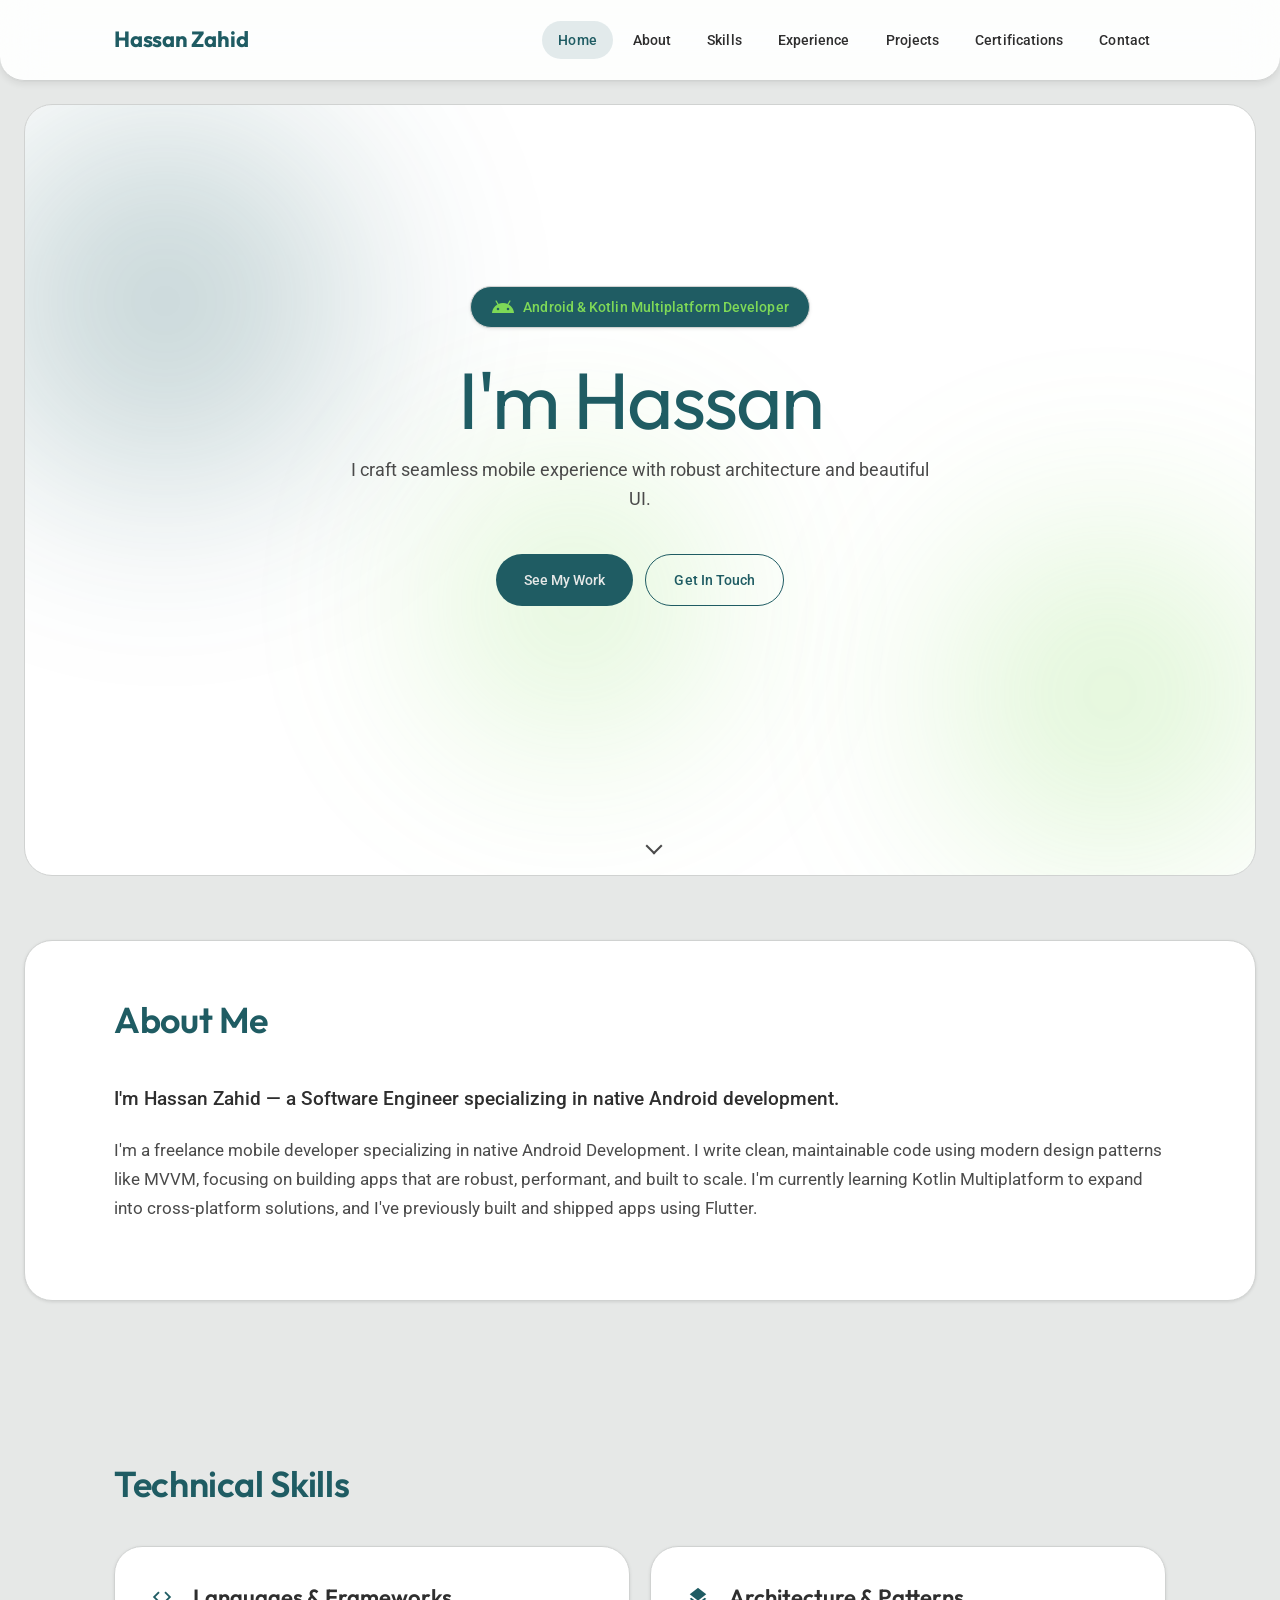
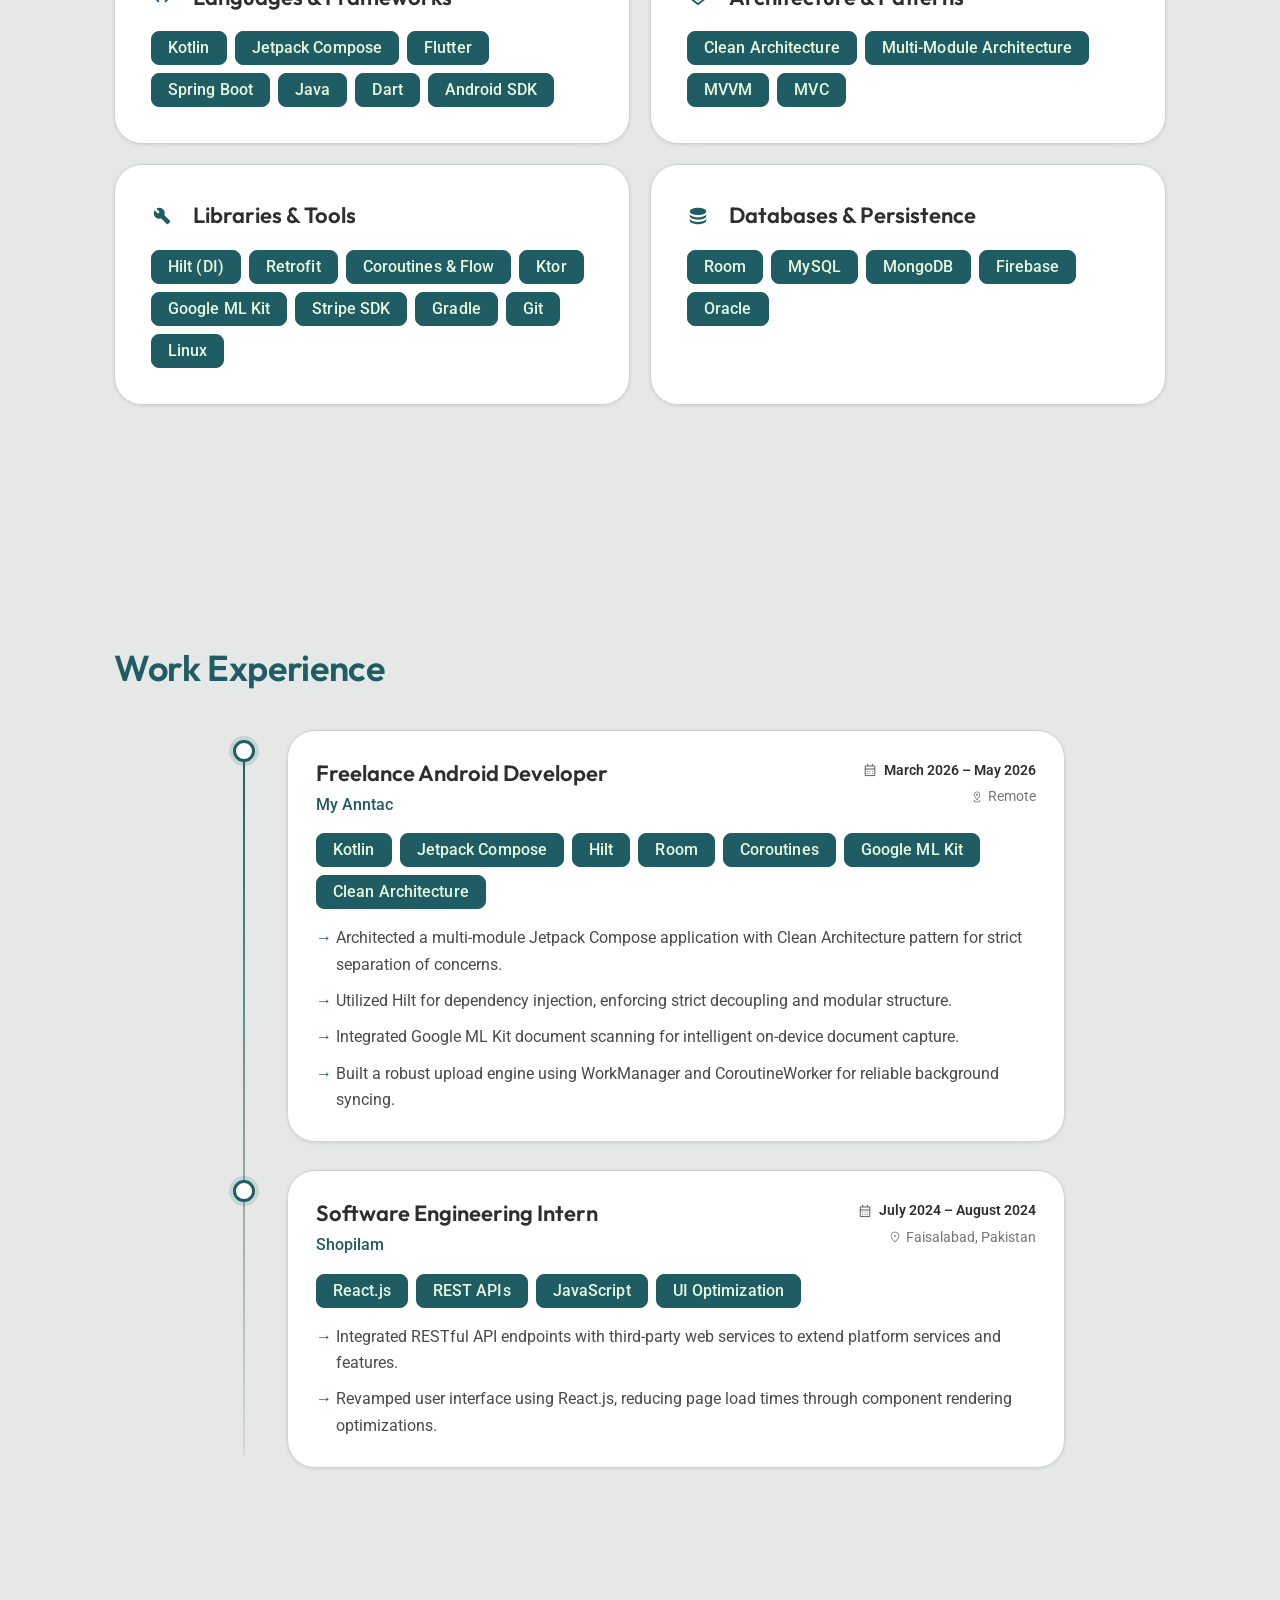
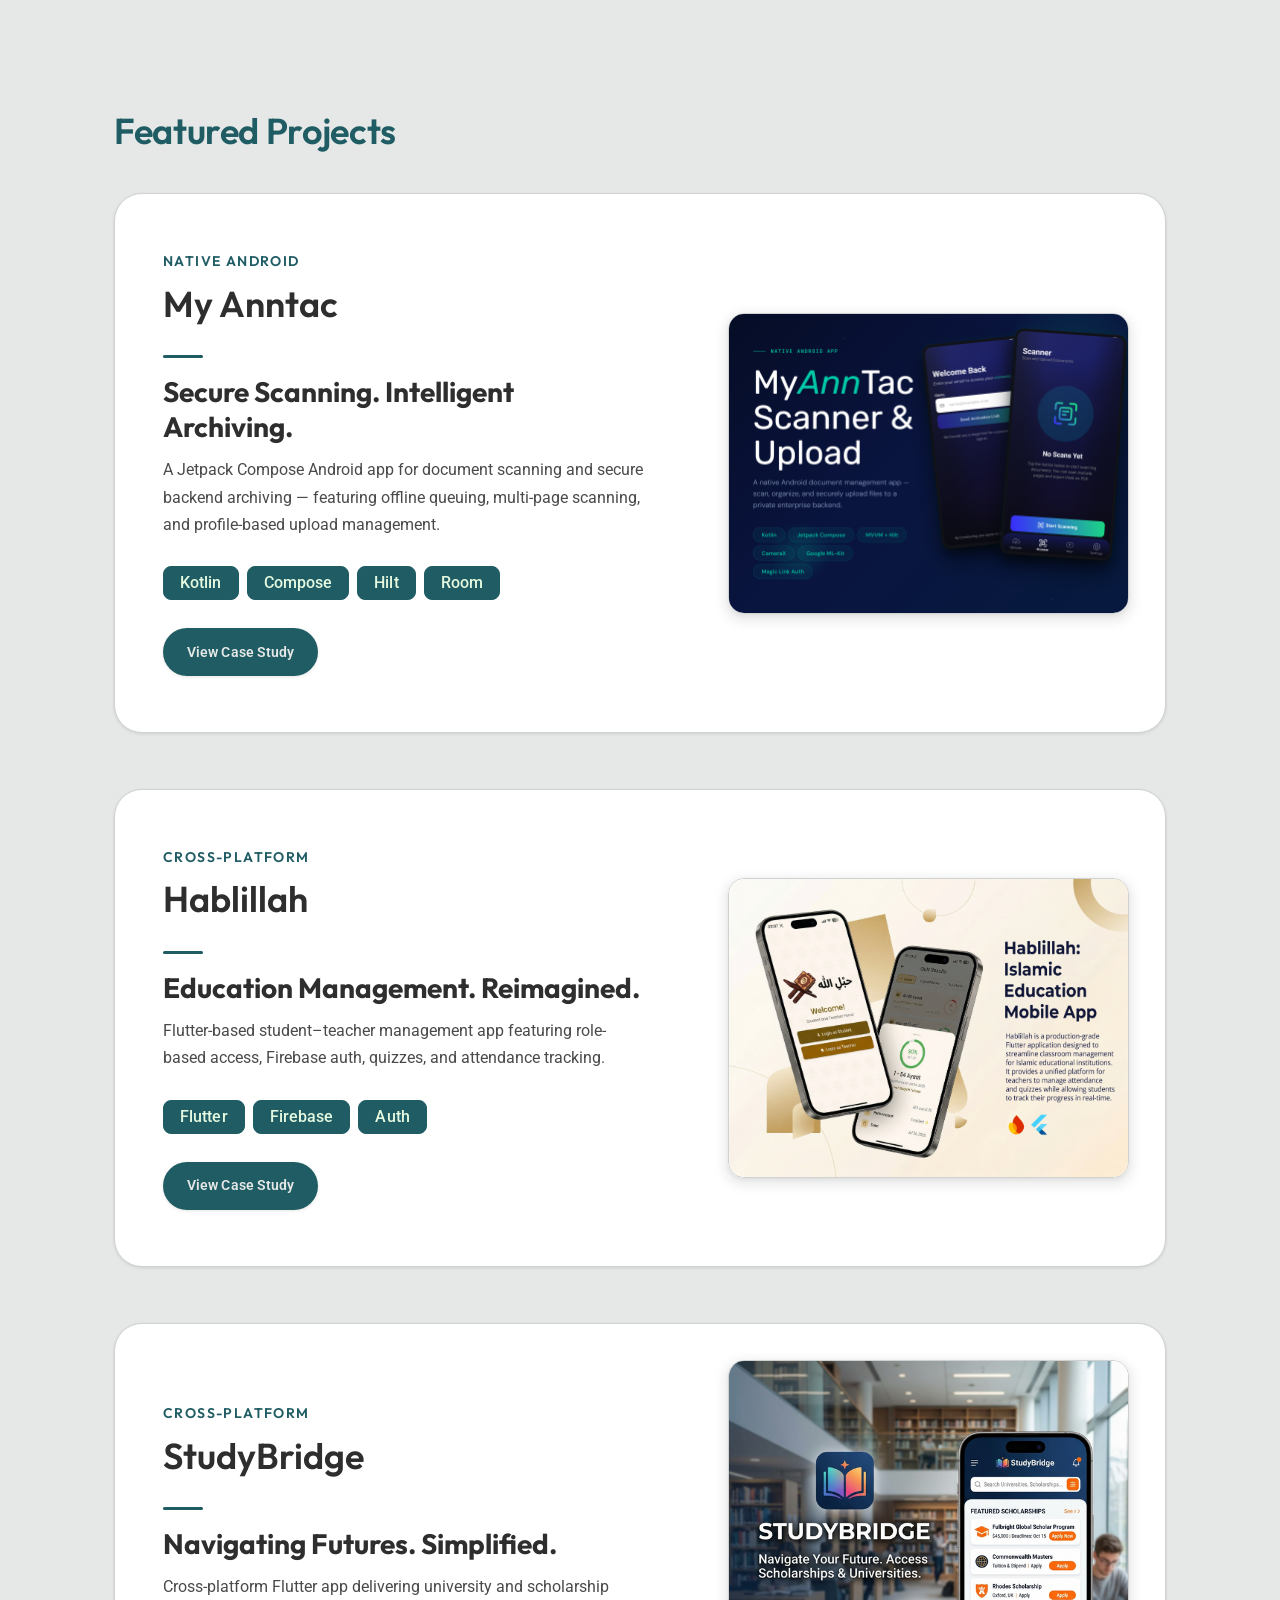
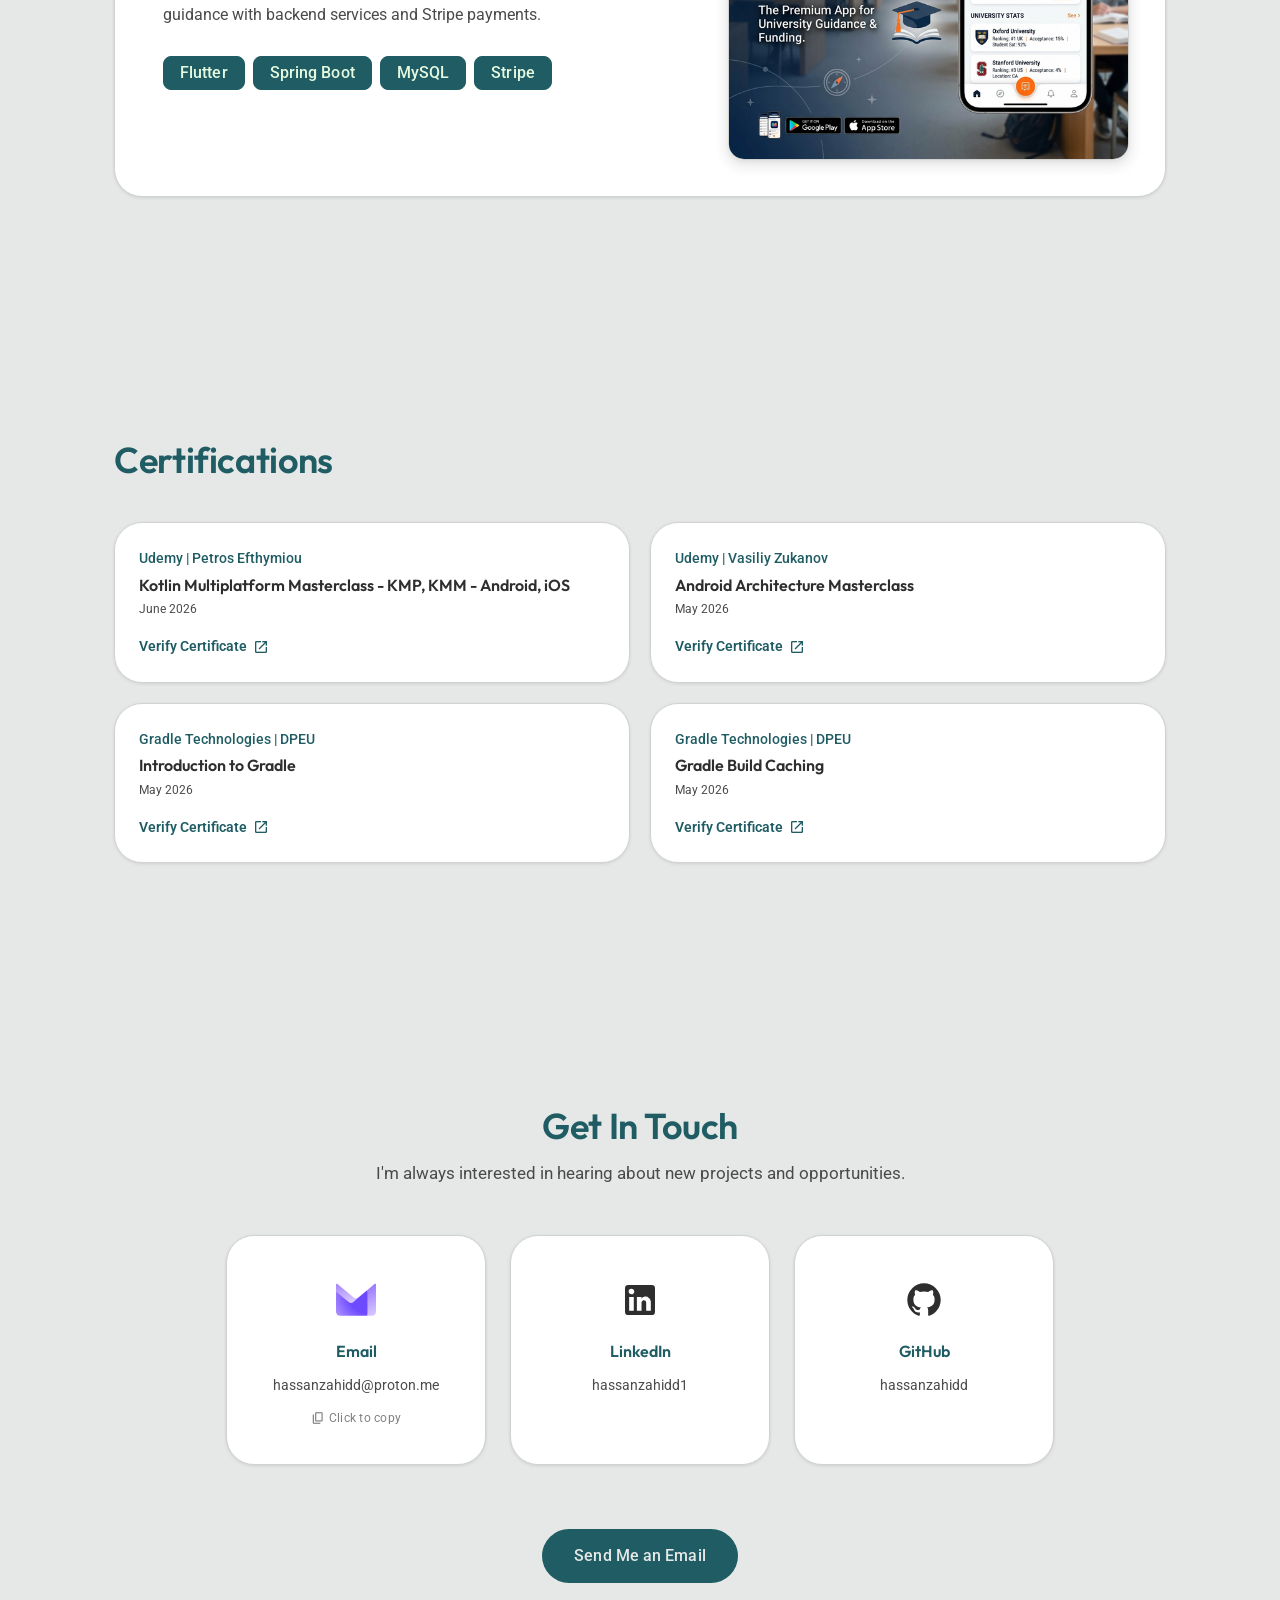
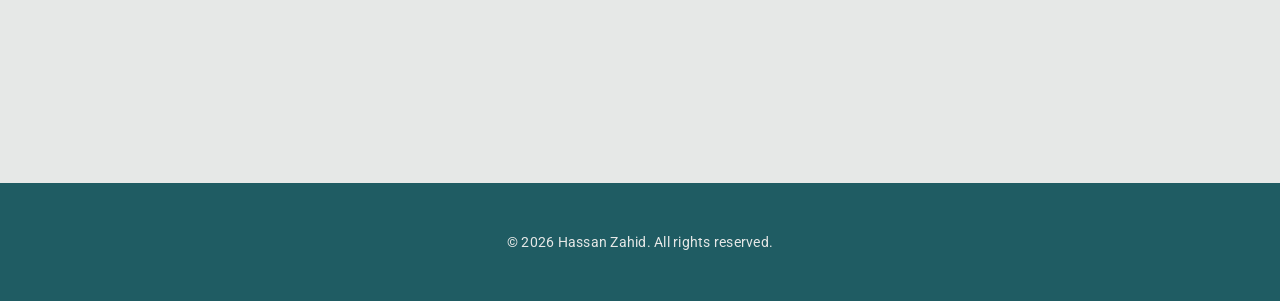
<file: index.html>
<!DOCTYPE html>
<html lang="en">

<head>
  <meta charset="UTF-8">
  <meta name="viewport" content="width=device-width, initial-scale=1.0, maximum-scale=1.0, user-scalable=no">
  <meta name="format-detection" content="telephone=no">
  <title>Hassan Zahid | Software Engineer</title>
  <link rel="stylesheet" href="css/main.css">
  <link
    href="https://fonts.googleapis.com/css2?family=Roboto:wght@400;500;700&family=Outfit:wght@400;600;700&display=swap"
    rel="stylesheet">
  <link rel="stylesheet"
    href="https://fonts.googleapis.com/css2?family=Material+Symbols+Outlined:opsz,wght,FILL,GRAD@24,400,0,0">
</head>

<body>
  <header>
    <nav class="navbar">
      <div class="container nav-container">
        <a href="#home" class="logo">Hassan Zahid</a>
        <div class="menu-toggle" id="mobile-menu">
          <span class="bar"></span>
          <span class="bar"></span>
          <span class="bar"></span>
        </div>
        <ul class="nav-menu">
          <li><a href="#home" class="nav-link">Home</a></li>
          <li><a href="#about" class="nav-link">About</a></li>
          <li><a href="#skills" class="nav-link">Skills</a></li>
          <li><a href="#experience" class="nav-link">Experience</a></li>
          <li><a href="#projects" class="nav-link">Projects</a></li>
          <li><a href="#certifications" class="nav-link">Certifications</a></li>
          <li><a href="#contact" class="nav-link">Contact</a></li>
        </ul>
      </div>
    </nav>
  </header>

  <section id="home" class="hero reveal">
    <div class="bg-canvas">
      <div class="bg-orb orb-1"></div>
      <div class="bg-orb orb-2"></div>
      <div class="bg-orb orb-3"></div>
    </div>
    <div class="hero-bg-overlay"></div>
    <div class="container">
      <div class="hero-content">
        <div class="hero-badge fade-in">
          <span class="material-symbols-outlined">android</span>
          <span>Android &amp; Kotlin Multiplatform Developer</span>
        </div>
        <h1 class="fade-in">I'm <span class="text-gradient">Hassan</span></h1>
        <p class="description fade-in">I craft seamless mobile experience with robust architecture and beautiful UI.</p>
        <div class="hero-buttons fade-in">
          <a href="#projects" class="btn btn-primary">See My Work</a>
          <a href="#contact" class="btn btn-secondary">Get In Touch</a>
        </div>
      </div>
    </div>
    <div class="scroll-indicator fade-in" aria-hidden="true">
      <div class="arrow"></div>
    </div>
  </section>

  <section id="about" class="about reveal">
    <div class="container">
      <h2>About Me</h2>
      <div class="about-content">
        <div class="about-text">
          <p>I'm Hassan Zahid — a Software Engineer specializing in native Android development.</p>
          <p>I'm a freelance mobile developer specializing in native Android Development. I write clean, maintainable code using modern design patterns like MVVM, focusing on building apps that are robust, performant, and built to scale. I'm currently learning Kotlin Multiplatform to expand into cross-platform solutions, and I've previously built and shipped apps using Flutter.</p>
        </div>
      </div>
    </div>
  </section>

  <section id="skills" class="skills reveal">
    <div class="container">
      <h2>Technical Skills</h2>
      <div class="skills-categories bento-grid">
        <div class="skill-category spotlight-card reveal">
          <h3><span class="material-symbols-outlined" style="margin-right:8px;vertical-align:middle;color:var(--md-sys-color-primary);">code</span>Languages & Frameworks</h3>
          <div class="skills-list">
            <span class="skill-tag">Kotlin</span>
            <span class="skill-tag">Jetpack Compose</span>
            <span class="skill-tag">Flutter</span>
            <span class="skill-tag">Spring Boot</span>
            <span class="skill-tag">Java</span>
            <span class="skill-tag">Dart</span>
            <span class="skill-tag">Android SDK</span>
          </div>
        </div>

        <div class="skill-category spotlight-card reveal">
          <h3><span class="material-symbols-outlined" style="margin-right:8px;vertical-align:middle;color:var(--md-sys-color-primary);">layers</span>Architecture & Patterns</h3>
          <div class="skills-list">
            <span class="skill-tag">Clean Architecture</span>
            <span class="skill-tag">Multi-Module Architecture</span>
            <span class="skill-tag">MVVM</span>
            <span class="skill-tag">MVC</span>
          </div>
        </div>

        <div class="skill-category spotlight-card reveal">
          <h3><span class="material-symbols-outlined" style="margin-right:8px;vertical-align:middle;color:var(--md-sys-color-primary);">build</span>Libraries & Tools</h3>
          <div class="skills-list">
            <span class="skill-tag">Hilt (DI)</span>
            <span class="skill-tag">Retrofit</span>
            <span class="skill-tag">Coroutines & Flow</span>
            <span class="skill-tag">Ktor</span>
            <span class="skill-tag">Google ML Kit</span>
            <span class="skill-tag">Stripe SDK</span>
            <span class="skill-tag">Gradle</span>
            <span class="skill-tag">Git</span>
            <span class="skill-tag">Linux</span>
          </div>
        </div>

        <div class="skill-category spotlight-card reveal">
          <h3><span class="material-symbols-outlined" style="margin-right:8px;vertical-align:middle;color:var(--md-sys-color-primary);">database</span>Databases & Persistence</h3>
          <div class="skills-list">
            <span class="skill-tag">Room</span>
            <span class="skill-tag">MySQL</span>
            <span class="skill-tag">MongoDB</span>
            <span class="skill-tag">Firebase</span>
            <span class="skill-tag">Oracle</span>
          </div>
        </div>
      </div>
    </div>
  </section>

  <section id="experience" class="experience reveal">
    <div class="container">
      <h2>Work Experience</h2>
      <div class="experience-timeline">
        
        <div class="experience-item">
          <div class="experience-marker"></div>
          <div class="experience-card glass-card spotlight-card">
            <div class="experience-header">
              <div class="experience-title">
                <h3>Freelance Android Developer</h3>
                <div class="experience-company">My Anntac</div>
              </div>
              <div class="experience-meta">
                <div class="experience-date">
                  <span class="material-symbols-outlined">calendar_month</span> March 2026 – May 2026
                </div>
                <div class="experience-location"><span class="material-symbols-outlined">distance</span> Remote</div>
              </div>
            </div>
            <div class="experience-tech">
              <span class="tech-tag">Kotlin</span>
              <span class="tech-tag">Jetpack Compose</span>
              <span class="tech-tag">Hilt</span>
              <span class="tech-tag">Room</span>
              <span class="tech-tag">Coroutines</span>
              <span class="tech-tag">Google ML Kit</span>
              <span class="tech-tag">Clean Architecture</span>
            </div>
            <ul class="experience-bullets">
              <li>Architected a multi-module Jetpack Compose application with Clean Architecture pattern for strict separation of concerns.</li>
              <li>Utilized Hilt for dependency injection, enforcing strict decoupling and modular structure.</li>
              <li>Integrated Google ML Kit document scanning for intelligent on-device document capture.</li>
              <li>Built a robust upload engine using WorkManager and CoroutineWorker for reliable background syncing.</li>
            </ul>
          </div>
        </div>

        <div class="experience-item">
          <div class="experience-marker"></div>
          <div class="experience-card glass-card spotlight-card">
            <div class="experience-header">
              <div class="experience-title">
                <h3>Software Engineering Intern</h3>
                <div class="experience-company">Shopilam</div>
              </div>
              <div class="experience-meta">
                <div class="experience-date">
                  <span class="material-symbols-outlined">calendar_month</span> July 2024 – August 2024
                </div>
                <div class="experience-location"><span class="material-symbols-outlined">location_on</span> Faisalabad, Pakistan</div>
              </div>
            </div>
            <div class="experience-tech">
              <span class="tech-tag">React.js</span>
              <span class="tech-tag">REST APIs</span>
              <span class="tech-tag">JavaScript</span>
              <span class="tech-tag">UI Optimization</span>
            </div>
            <ul class="experience-bullets">
              <li>Integrated RESTful API endpoints with third-party web services to extend platform services and features.</li>
              <li>Revamped user interface using React.js, reducing page load times through component rendering optimizations.</li>
            </ul>
          </div>
        </div>

      </div>
    </div>
  </section>

  <section id="projects" class="projects reveal">
    <div class="container">
      <h2>Featured Projects</h2>
      <div class="projects-grid">
        <div class="project-card">
          <div class="project-content">
            <div class="project-accent-title">Native Android</div>
            <div class="project-header">
              <h3>My Anntac</h3>
            </div>
            <div class="project-divider"></div>
            <p class="project-tagline">Secure Scanning. Intelligent Archiving.</p>
            <p class="project-description">A Jetpack Compose Android app for document scanning and secure backend
              archiving — featuring offline queuing, multi-page scanning, and profile-based upload management.</p>
            <div class="project-tech">
              <span class="tech-tag">Kotlin</span>
              <span class="tech-tag">Compose</span>
              <span class="tech-tag">Hilt</span>
              <span class="tech-tag">Room</span>
            </div>
            <a href="project-myanntac.html" class="btn btn-card-action">View Case Study</a>
          </div>
          <div class="project-visual">
            <img src="assets/images/my-anntac-banner.png" alt="My Anntac Project">
          </div>
        </div>

        <div class="project-card">
          <div class="project-content">
            <div class="project-accent-title">Cross-Platform</div>
            <div class="project-header">
              <h3>Hablillah</h3>
            </div>
            <div class="project-divider"></div>
            <p class="project-tagline">Education Management. Reimagined.</p>
            <p class="project-description">Flutter-based student–teacher management app featuring role-based access,
              Firebase auth, quizzes, and attendance tracking.</p>
            <div class="project-tech">
              <span class="tech-tag">Flutter</span>
              <span class="tech-tag">Firebase</span>
              <span class="tech-tag">Auth</span>
            </div>
            <a href="project-Hablillah.html" class="btn btn-card-action">View Case Study</a>
          </div>
          <div class="project-visual">
            <img src="assets/images/Hablillah-banner.png" alt="Hablillah Project">
          </div>
        </div>

        <div class="project-card">
          <div class="project-content">
            <div class="project-accent-title">Cross-Platform</div>
            <div class="project-header">
              <h3>StudyBridge</h3>
            </div>
            <div class="project-divider"></div>
            <p class="project-tagline">Navigating Futures. Simplified.</p>
            <p class="project-description">Cross-platform Flutter app delivering university and scholarship guidance
              with
              backend services and Stripe payments.</p>
            <div class="project-tech">
              <span class="tech-tag">Flutter</span>
              <span class="tech-tag">Spring Boot</span>
              <span class="tech-tag">MySQL</span>
              <span class="tech-tag">Stripe</span>
            </div>
          </div>
          <div class="project-visual">
            <img src="assets/images/studybridge-banner.png" alt="StudyBridge Project">
          </div>
        </div>
      </div>
    </div>
  </section>

  <section id="certifications" class="certifications reveal">
    <div class="container">
      <h2>Certifications</h2>
      <div class="certifications-grid">
        
        <a href="https://ude.my/UC-30c5b756-e4f0-44db-8f30-b88f6647b90a/" target="_blank" class="certification-card glass-card spotlight-card">
          <div>
                        <div class="certification-info">
              <div class="certification-provider">Udemy | Petros Efthymiou</div>
              <h4>Kotlin Multiplatform Masterclass - KMP, KMM - Android, iOS</h4>
              <div class="certification-date">June 2026</div>
            </div>
          </div>
          <div class="certification-link-text">
            Verify Certificate <span class="material-symbols-outlined" style="font-size: 16px;">open_in_new</span>
          </div>
        </a>

        <a href="https://ude.my/UC-03786ad5-7e13-45de-b30a-d31f22296bf5" target="_blank" class="certification-card glass-card spotlight-card">
          <div>
                        <div class="certification-info">
              <div class="certification-provider">Udemy | Vasiliy Zukanov</div>
              <h4>Android Architecture Masterclass</h4>
              <div class="certification-date">May 2026</div>
            </div>
          </div>
          <div class="certification-link-text">
            Verify Certificate <span class="material-symbols-outlined" style="font-size: 16px;">open_in_new</span>
          </div>
        </a>

        <a href="https://dpeuniversity.gradle.com/app/certificate/ffa86212-56ca-46d1-9e7f-96965ec2684e" target="_blank" class="certification-card glass-card spotlight-card">
          <div>
                        <div class="certification-info">
              <div class="certification-provider">Gradle Technologies | DPEU</div>
              <h4>Introduction to Gradle</h4>
              <div class="certification-date">May 2026</div>
            </div>
          </div>
          <div class="certification-link-text">
            Verify Certificate <span class="material-symbols-outlined" style="font-size: 16px;">open_in_new</span>
          </div>
        </a>

        <a href="https://dpeuniversity.gradle.com/app/certificate/c882884a-7a35-42d9-ba08-24541e7ba05f" target="_blank" class="certification-card glass-card spotlight-card">
          <div>
                        <div class="certification-info">
              <div class="certification-provider">Gradle Technologies | DPEU</div>
              <h4>Gradle Build Caching</h4>
              <div class="certification-date">May 2026</div>
            </div>
          </div>
          <div class="certification-link-text">
            Verify Certificate <span class="material-symbols-outlined" style="font-size: 16px;">open_in_new</span>
          </div>
        </a>

      </div>
    </div>
  </section>

  <section id="contact" class="contact reveal">
    <div class="container">
      <div class="contact-header">
        <h2>Get In Touch</h2>
        <p>I'm always interested in hearing about new projects and opportunities.</p>
      </div>
      <div class="contact-grid">
        <div id="email-copy-card" class="contact-card spotlight-card reveal" role="button" tabindex="0" aria-label="Copy email address" title="Click to copy email">
          <div class="contact-card-icon">
            <img src="assets/images/protonMail.svg" alt="Proton Mail" class="brand-icon">
          </div>
          <h4>Email</h4>
          <p>hassanzahidd@proton.me</p>
          <span class="copy-hint"><span class="material-symbols-outlined" style="font-size:14px;vertical-align:middle;">content_copy</span> Click to copy</span>
        </div>
        <a href="https://www.linkedin.com/in/hassanzahidd1" target="_blank" class="contact-card linkedin spotlight-card">
          <div class="contact-card-icon">
            <svg viewBox="0 0 24 24" width="28" height="28" fill="currentColor">
              <path d="M19 3a2 2 0 0 1 2 2v14a2 2 0 0 1-2 2H5a2 2 0 0 1-2-2V5a2 2 0 0 1 2-2h14m-.5 15.5v-5.3a3.26 3.26 0 0 0-3.26-3.26c-.85 0-1.84.52-2.32 1.3v-1.11h-2.79v8.37h2.79v-4.93c0-.77.62-1.4 1.39-1.4a1.4 1.4 0 0 1 1.4 1.4v4.93h2.79M6.88 8.56a1.68 1.68 0 0 0 1.68-1.68c0-.93-.75-1.69-1.68-1.69a1.69 1.69 0 0 0-1.69 1.69c0 .93.76 1.68 1.69 1.68m1.39 9.94v-8.37H5.5v8.37h2.77z"/>
            </svg>
          </div>
          <h4>LinkedIn</h4>
          <p>hassanzahidd1</p>
        </a>
        <a href="https://github.com/hassanzahidd" target="_blank" class="contact-card github spotlight-card">
          <div class="contact-card-icon">
            <svg viewBox="0 0 24 24" width="28" height="28" fill="currentColor">
              <path d="M12 2A10 10 0 0 0 2 12c0 4.42 2.87 8.17 6.84 9.5.5.08.66-.23.66-.5v-1.69c-2.77.6-3.36-1.34-3.36-1.34-.46-1.16-1.11-1.47-1.11-1.47-.9-.62.07-.6.07-.6 1 .07 1.53 1.03 1.53 1.03.9 1.52 2.34 1.07 2.91.83.09-.65.35-1.09.63-1.34-2.22-.25-4.55-1.11-4.55-4.92 0-1.11.38-2 1.03-2.71-.1-.25-.45-1.29.1-2.64 0 0 .84-.27 2.75 1.02.79-.22 1.65-.33 2.5-.33.85 0 1.71.11 2.5.33 1.91-1.29 2.75-1.02 2.75-1.02.55 1.35.2 2.39.1 2.64.65.71 1.03 1.6 1.03 2.71 0 3.82-2.34 4.66-4.57 4.91.36.31.69.92.69 1.85V21c0 .27.16.59.67.5C19.14 20.16 22 16.42 22 12A10 10 0 0 0 12 2z"/>
            </svg>
          </div>
          <h4>GitHub</h4>
          <p>hassanzahidd</p>
        </a>
      </div>

      <div class="cta-section">
        <a href="mailto:hassanzahidd@proton.me" class="btn btn-primary btn-large">Send Me an Email</a>
      </div>
    </div>
  </section>

  <footer>
    <div class="container">
      <p>© 2026 Hassan Zahid. All rights reserved.</p>
    </div>
  </footer>
  <a href="#home" id="scroll-to-top" class="scroll-to-top-btn state-layer" aria-label="Scroll to top">
    <span class="material-symbols-outlined">arrow_upward</span>
  </a>
  <!-- Email copied toast notification -->
  <div id="copy-toast" class="copy-toast" aria-live="polite" role="status">
    <span class="material-symbols-outlined" style="font-size:18px;">check_circle</span>
    Email copied to clipboard!
  </div>
  <script src="js/modules/reveal.js"></script>
  <script src="js/modules/nav-highlight.js"></script>
  <script src="js/modules/mobile-menu.js"></script>
  <script src="js/modules/spotlight.js"></script>
  <script src="js/modules/smooth-scroll.js"></script>
  <script src="js/modules/scroll-to-top.js"></script>
  <script src="js/modules/email-copy.js"></script>
  <script src="js/main.js"></script>
</body>

</html>
</file>
<file: css/main.css>
@import "variables.css";
@import "base.css";
@import "layout.css";
@import "components.css";
@import "home.css";
@import "experience.css";
@import "mobile-utilities.css";
</file>
